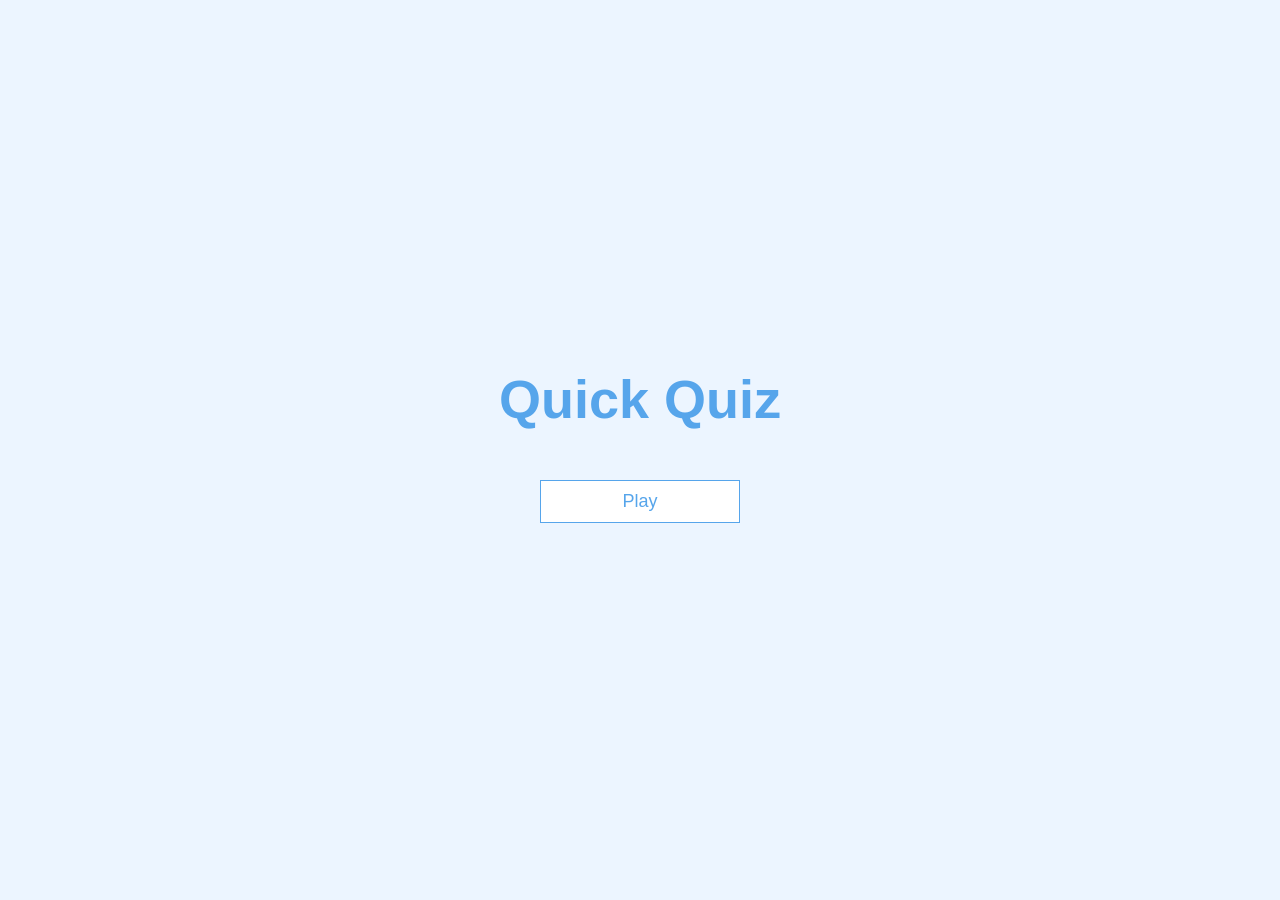
<file: index.html>
<!DOCTYPE html>
<html lang="en">
  <head>
    <meta charset="UTF-8" />
    <meta name="viewport" content="width=device-width, initial-scale=1.0" />
    <meta http-equiv="X-UA-Compatible" content="ie=edge" />
    <title>Quick Quiz</title>
    <link rel="stylesheet" href="app.css" />
  </head>
  <body>
    <div class="container">
      <div id="home" class="flex-center flex-column">
        <h1>Quick Quiz</h1>
        <a class="btn" href="./game.html">Play</a>
     
      </div>
    </div>
    <script src="./data.js"></script>
  </body>
</html>
</file>
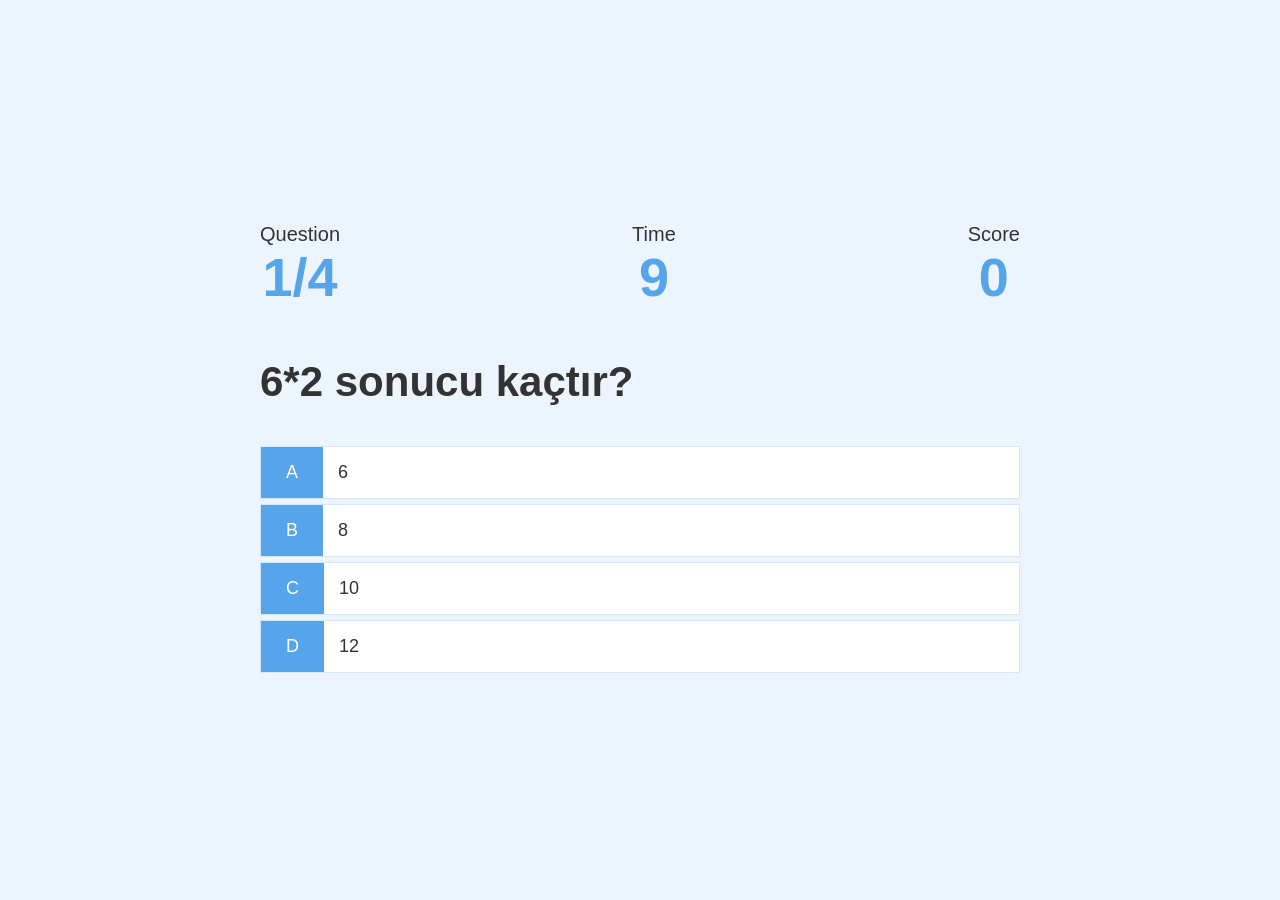
<file: game.html>
<!DOCTYPE html>
<html lang="en">
  <head>
    <meta charset="UTF-8" />
    <meta name="viewport" content="width=device-width, initial-scale=1.0" />
    <meta http-equiv="X-UA-Compatible" content="ie=edge" />
    <title>Quick Quiz - Play</title>
    <link rel="stylesheet" href="app.css" />
    <link rel="stylesheet" href="game.css" />
  </head>
  <body>
    <div class="container">
      <div id="game" class="justify-center flex-column">

        <div id="hud">
          <div id="hud-item">
            <p class="hud-prefix">
              Question
            </p>
            <h1 class="hud-main-text" id="questionCounter"></h1>
          </div>
          <div id="hud-item">
            <p class="hud-prefix">
              Time
            </p>
            <h1 class="hud-main-text" id="timeText">
              10sn
            </h1>
          </div>
          <div id="hud-item">
            <p class="hud-prefix">
              Score
            </p>
            <h1 class="hud-main-text" id="score">
              0
            </h1>
          </div>

        </div>

        <h2 id="question">What is the answer to this questions?</h2>
        <div class="choice-container">
          <p class="choice-prefix">A</p>
          <p class="choice-text" data-number="1">Choice 1</p>
        </div>
        <div class="choice-container">
          <p class="choice-prefix">B</p>
          <p class="choice-text" data-number="2">Choice 2</p>
        </div>
        <div class="choice-container">
          <p class="choice-prefix">C</p>
          <p class="choice-text" data-number="3">Choice 3</p>
        </div>
        <div class="choice-container">
          <p class="choice-prefix">D</p>
          <p class="choice-text" data-number="4">Choice 4</p>
        </div>
      
      </div>
    </div>
    <script src="./data.js"></script>
    <script src="./game.js"></script>
  </body>
</html>
</file>
<file: app.css>
:root {
  background-color: #ecf5ff;
  font-size: 62.5%;
}

* {
  box-sizing: border-box;
  font-family: Arial, Helvetica, sans-serif;
  margin: 0;
  padding: 0;
  color: #333;
}

h1,
h2,
h3,
h4 {
  margin-bottom: 1rem;
}

h1 {
  font-size: 5.4rem;
  color: #56a5eb;
  margin-bottom: 5rem;
}

h1 > span {
  font-size: 2.4rem;
  font-weight: 500;
}

h2 {
  font-size: 4.2rem;
  margin-bottom: 4rem;
  font-weight: 700;
}

h3 {
  font-size: 2.8rem;
  font-weight: 500;
}

/* UTILITIES */

.container {
  width: 100vw;
  height: 100vh;
  display: flex;
  justify-content: center;
  align-items: center;
  max-width: 80rem;
  margin: 0 auto;
  padding: 2rem;
}

.container > * {
  width: 100%;
}

.flex-column {
  display: flex;
  flex-direction: column;
}

.flex-center {
  justify-content: center;
  align-items: center;
}

.justify-center {
  justify-content: center;
}

.text-center {
  text-align: center;
}

.hidden {
  display: none;
}

/* BUTTONS */
.btn {
  font-size: 1.8rem;
  padding: 1rem 0;
  width: 20rem;
  text-align: center;
  border: 0.1rem solid #56a5eb;
  margin-bottom: 1rem;
  text-decoration: none;
  color: #56a5eb;
  background-color: white;
}

.btn:hover {
  cursor: pointer;
  box-shadow: 0 0.4rem 1.4rem 0 rgba(86, 185, 235, 0.5);
  transform: translateY(-0.1rem);
  transition: transform 150ms;
}

.btn[disabled]:hover {
  cursor: not-allowed;
  box-shadow: none;
  transform: none;
}
</file>
<file: game.css>
.choice-container {
  display: flex;
  margin-bottom: 0.5rem;
  width: 100%;
  font-size: 1.8rem;
  border: 0.1rem solid rgb(86, 165, 235, 0.25);
  background-color: white;
}

.choice-container:hover {
  cursor: pointer;
  box-shadow: 0 0.4rem 1.4rem 0 rgba(86, 185, 235, 0.5);
  transform: translateY(-0.1rem);
  transition: transform 150ms;
}

.choice-prefix {
  padding: 1.5rem 2.5rem;
  background-color: #56a5eb;
  color: white;
}

.choice-text {
  padding: 1.5rem;
  width: 100%;
}

.correct {
  background-color: #28a745;
}

.incorrect {
  background-color: #dc3545;
}


/* HUD ust taraf gostergeler*/

#hud {
  display: flex;
  justify-content: space-between;
}

.hud-prefix {
  text-align: center;
  font-size: 2rem;
}

.hud-main-text {
  text-align: center;
}
</file>
